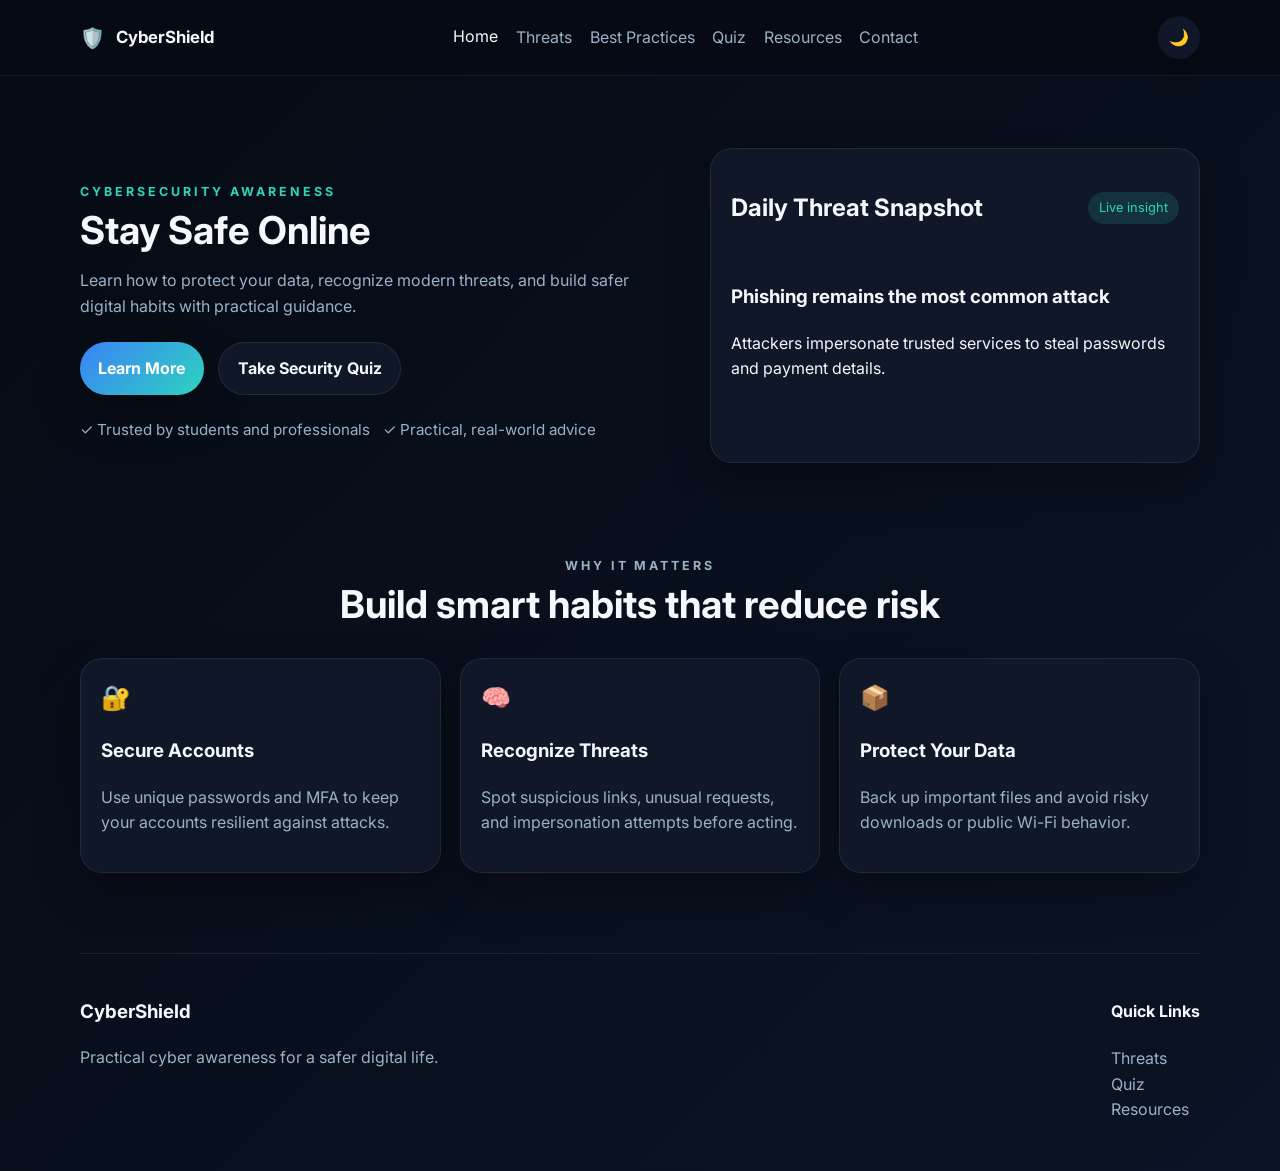
<file: index.html>
<!DOCTYPE html>
<html lang="en" data-theme="dark">
  <head>
    <meta charset="UTF-8" />
    <meta name="viewport" content="width=device-width, initial-scale=1.0" />
    <meta name="description" content="Cybersecurity Awareness website with tips, threats, quiz, and trusted resources." />
    <title>Cybersecurity Awareness | Stay Safe Online</title>
    <link rel="preconnect" href="https://fonts.googleapis.com" />
    <link rel="preconnect" href="https://fonts.gstatic.com" crossorigin />
    <link
      href="https://fonts.googleapis.com/css2?family=Inter:wght@400;500;600;700;800&display=swap"
      rel="stylesheet"
    />
    <link rel="stylesheet" href="styles.css" />
    <script src="script.js" defer></script>
  </head>
  <body>
    <header class="site-header">
      <div class="container nav-bar">
        <a class="brand" href="index.html">
          <span class="brand-icon">🛡️</span>
          <span>CyberShield</span>
        </a>
        <button class="menu-toggle" aria-label="Toggle navigation" aria-expanded="false">
          <span></span>
          <span></span>
          <span></span>
        </button>
        <nav class="nav-links" id="navLinks">
          <a href="index.html" class="active">Home</a>
          <a href="threats.html">Threats</a>
          <a href="best-practices.html">Best Practices</a>
          <a href="quiz.html">Quiz</a>
          <a href="resources.html">Resources</a>
          <a href="contact.html">Contact</a>
        </nav>
        <button id="themeToggle" class="theme-toggle" aria-label="Toggle dark mode">🌙</button>
      </div>
    </header>

    <main>
      <section class="hero">
        <div class="container hero-grid">
          <div class="hero-content">
            <p class="eyebrow">Cybersecurity Awareness</p>
            <h1>Stay Safe Online</h1>
            <p class="hero-copy">
              Learn how to protect your data, recognize modern threats, and build safer digital habits with practical guidance.
            </p>
            <div class="hero-actions">
              <a class="btn btn-primary" href="best-practices.html">Learn More</a>
              <a class="btn btn-secondary" href="quiz.html">Take Security Quiz</a>
            </div>
            <div class="hero-badges">
              <span>✓ Trusted by students and professionals</span>
              <span>✓ Practical, real-world advice</span>
            </div>
          </div>
          <div class="hero-card">
            <div class="hero-card__top">
              <h2>Daily Threat Snapshot</h2>
              <span class="status-pill">Live insight</span>
            </div>
            <div class="carousel" aria-label="Security awareness highlights">
              <div class="carousel-track">
                <article class="slide active">
                  <h3>Phishing remains the most common attack</h3>
                  <p>Attackers impersonate trusted services to steal passwords and payment details.</p>
                </article>
                <article class="slide">
                  <h3>Enable MFA for critical accounts</h3>
                  <p>Layered authentication adds a strong defense against account compromise.</p>
                </article>
                <article class="slide">
                  <h3>Updates patch known vulnerabilities</h3>
                  <p>Keeping your software current closes many security gaps quickly.</p>
                </article>
              </div>
            </div>
          </div>
        </div>
      </section>

      <section class="section">
        <div class="container">
          <div class="section-heading">
            <p class="eyebrow">Why it matters</p>
            <h2>Build smart habits that reduce risk</h2>
          </div>
          <div class="card-grid three-up">
            <article class="info-card">
              <div class="card-icon">🔐</div>
              <h3>Secure Accounts</h3>
              <p>Use unique passwords and MFA to keep your accounts resilient against attacks.</p>
            </article>
            <article class="info-card">
              <div class="card-icon">🧠</div>
              <h3>Recognize Threats</h3>
              <p>Spot suspicious links, unusual requests, and impersonation attempts before acting.</p>
            </article>
            <article class="info-card">
              <div class="card-icon">📦</div>
              <h3>Protect Your Data</h3>
              <p>Back up important files and avoid risky downloads or public Wi-Fi behavior.</p>
            </article>
          </div>
        </div>
      </section>

    </main>

    <footer class="site-footer">
      <div class="container footer-grid">
        <div>
          <h3>CyberShield</h3>
          <p>Practical cyber awareness for a safer digital life.</p>
        </div>
        <div>
          <h4>Quick Links</h4>
          <ul>
            <li><a href="threats.html">Threats</a></li>
            <li><a href="quiz.html">Quiz</a></li>
            <li><a href="resources.html">Resources</a></li>
          </ul>
        </div>
      </div>
    </footer>

    <button id="scrollTop" class="scroll-top" aria-label="Scroll to top">↑</button>
  </body>
</html>
</file>
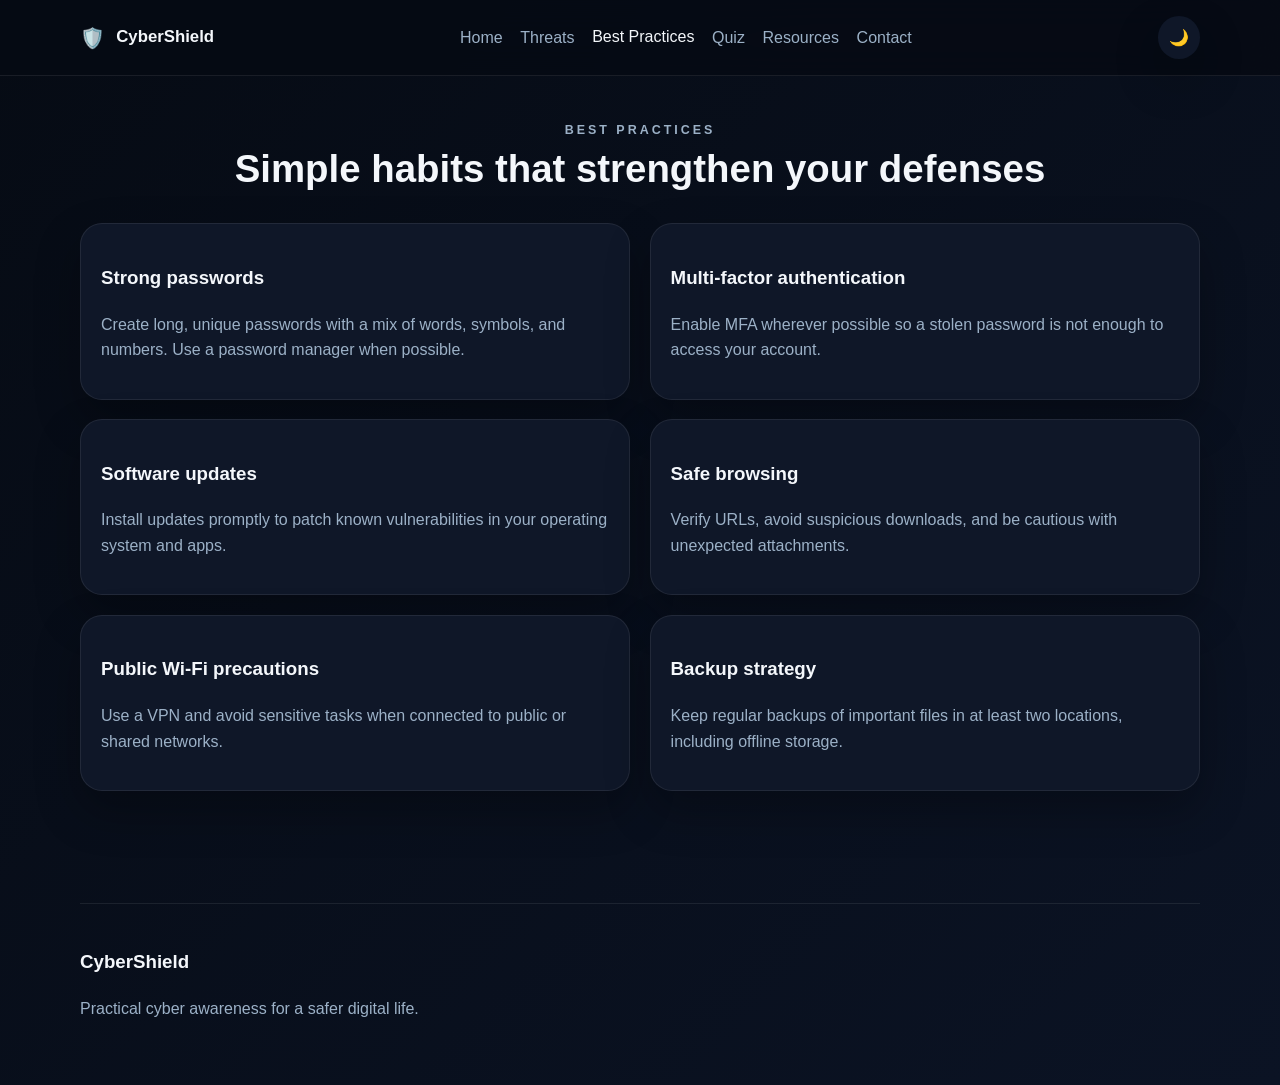
<file: best-practices.html>
<!DOCTYPE html>
<html lang="en" data-theme="dark">
  <head>
    <meta charset="UTF-8" />
    <meta name="viewport" content="width=device-width, initial-scale=1.0" />
    <title>Best Practices | Cybersecurity Awareness</title>
    <link rel="stylesheet" href="styles.css" />
    <script src="script.js" defer></script>
  </head>
  <body>
    <header class="site-header">
      <div class="container nav-bar">
        <a class="brand" href="index.html">
          <span class="brand-icon">🛡️</span>
          <span>CyberShield</span>
        </a>
        <button class="menu-toggle" aria-label="Toggle navigation" aria-expanded="false">
          <span></span>
          <span></span>
          <span></span>
        </button>
        <nav class="nav-links" id="navLinks">
          <a href="index.html">Home</a>
          <a href="threats.html">Threats</a>
          <a href="best-practices.html" class="active">Best Practices</a>
          <a href="quiz.html">Quiz</a>
          <a href="resources.html">Resources</a>
          <a href="contact.html">Contact</a>
        </nav>
        <button id="themeToggle" class="theme-toggle" aria-label="Toggle dark mode">🌙</button>
      </div>
    </header>

    <main class="page-shell">
      <section class="container section">
        <div class="section-heading">
          <p class="eyebrow">Best practices</p>
          <h1>Simple habits that strengthen your defenses</h1>
        </div>
        <div class="card-grid two-up">
          <article class="info-card">
            <h3>Strong passwords</h3>
            <p>Create long, unique passwords with a mix of words, symbols, and numbers. Use a password manager when possible.</p>
          </article>
          <article class="info-card">
            <h3>Multi-factor authentication</h3>
            <p>Enable MFA wherever possible so a stolen password is not enough to access your account.</p>
          </article>
          <article class="info-card">
            <h3>Software updates</h3>
            <p>Install updates promptly to patch known vulnerabilities in your operating system and apps.</p>
          </article>
          <article class="info-card">
            <h3>Safe browsing</h3>
            <p>Verify URLs, avoid suspicious downloads, and be cautious with unexpected attachments.</p>
          </article>
          <article class="info-card">
            <h3>Public Wi-Fi precautions</h3>
            <p>Use a VPN and avoid sensitive tasks when connected to public or shared networks.</p>
          </article>
          <article class="info-card">
            <h3>Backup strategy</h3>
            <p>Keep regular backups of important files in at least two locations, including offline storage.</p>
          </article>
        </div>
      </section>
    </main>

    <footer class="site-footer">
      <div class="container footer-grid">
        <div>
          <h3>CyberShield</h3>
          <p>Practical cyber awareness for a safer digital life.</p>
        </div>
      </div>
    </footer>

    <button id="scrollTop" class="scroll-top" aria-label="Scroll to top">↑</button>
  </body>
</html>
</file>
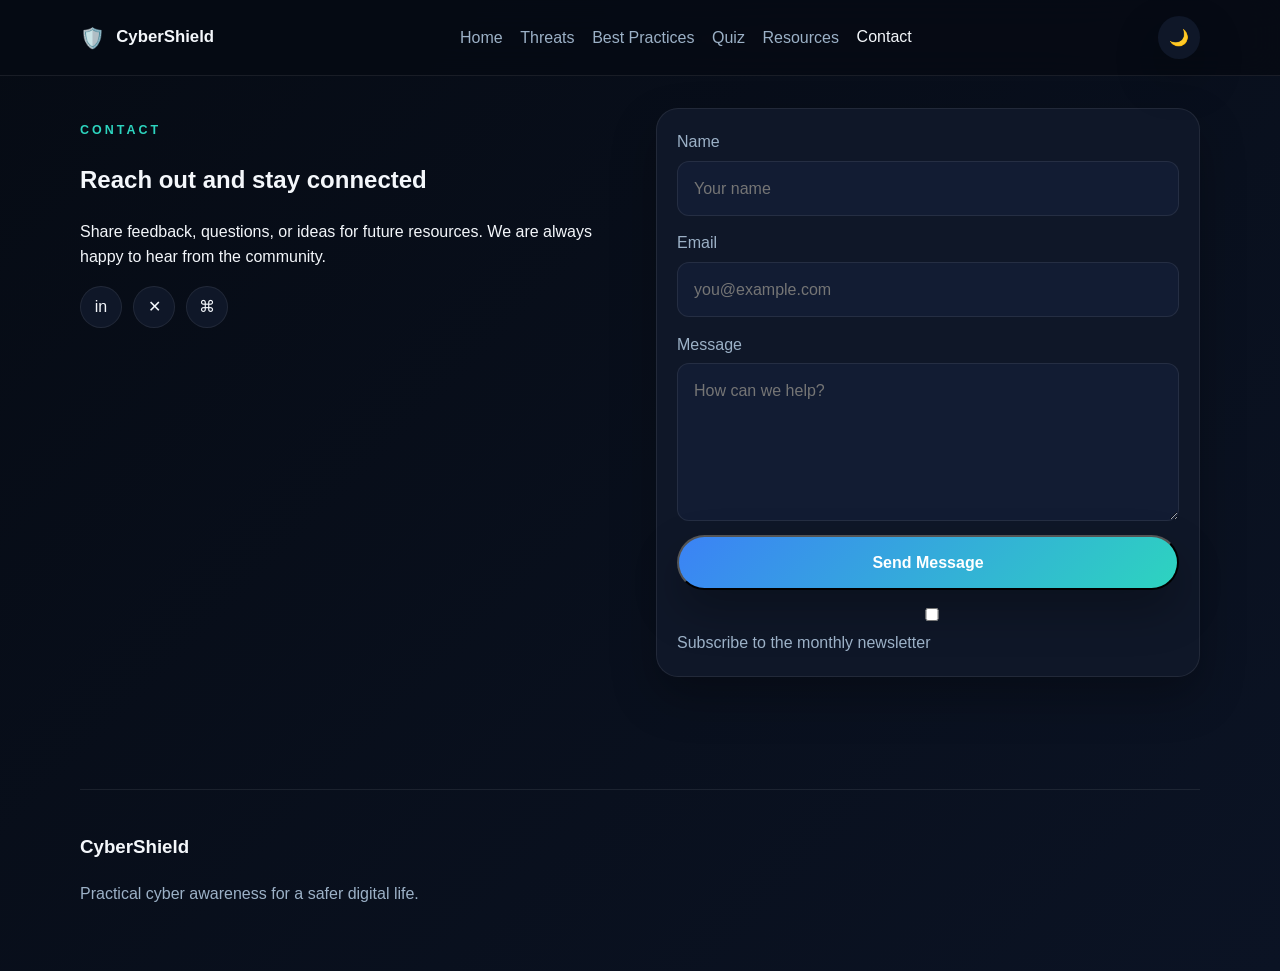
<file: contact.html>
<!DOCTYPE html>
<html lang="en" data-theme="dark">
  <head>
    <meta charset="UTF-8" />
    <meta name="viewport" content="width=device-width, initial-scale=1.0" />
    <title>Contact | Cybersecurity Awareness</title>
    <link rel="stylesheet" href="styles.css" />
    <script src="script.js" defer></script>
  </head>
  <body>
    <header class="site-header">
      <div class="container nav-bar">
        <a class="brand" href="index.html">
          <span class="brand-icon">🛡️</span>
          <span>CyberShield</span>
        </a>
        <button class="menu-toggle" aria-label="Toggle navigation" aria-expanded="false">
          <span></span>
          <span></span>
          <span></span>
        </button>
        <nav class="nav-links" id="navLinks">
          <a href="index.html">Home</a>
          <a href="threats.html">Threats</a>
          <a href="best-practices.html">Best Practices</a>
          <a href="quiz.html">Quiz</a>
          <a href="resources.html">Resources</a>
          <a href="contact.html" class="active">Contact</a>
        </nav>
        <button id="themeToggle" class="theme-toggle" aria-label="Toggle dark mode">🌙</button>
      </div>
    </header>

    <main class="page-shell">
      <section class="container section contact-grid">
        <div>
          <p class="eyebrow">Contact</p>
          <h1>Reach out and stay connected</h1>
          <p>Share feedback, questions, or ideas for future resources. We are always happy to hear from the community.</p>
          <div class="social-links">
            <a href="#" aria-label="LinkedIn">in</a>
            <a href="#" aria-label="X">✕</a>
            <a href="#" aria-label="GitHub">⌘</a>
          </div>
        </div>
        <form class="contact-card">
          <label>
            Name
            <input type="text" placeholder="Your name" />
          </label>
          <label>
            Email
            <input type="email" placeholder="you@example.com" />
          </label>
          <label>
            Message
            <textarea rows="5" placeholder="How can we help?"></textarea>
          </label>
          <button class="btn btn-primary" type="submit">Send Message</button>
          <label class="newsletter">
            <input type="checkbox" /> Subscribe to the monthly newsletter
          </label>
        </form>
      </section>
    </main>

    <footer class="site-footer">
      <div class="container footer-grid">
        <div>
          <h3>CyberShield</h3>
          <p>Practical cyber awareness for a safer digital life.</p>
        </div>
      </div>
    </footer>

    <button id="scrollTop" class="scroll-top" aria-label="Scroll to top">↑</button>
  </body>
</html>
</file>
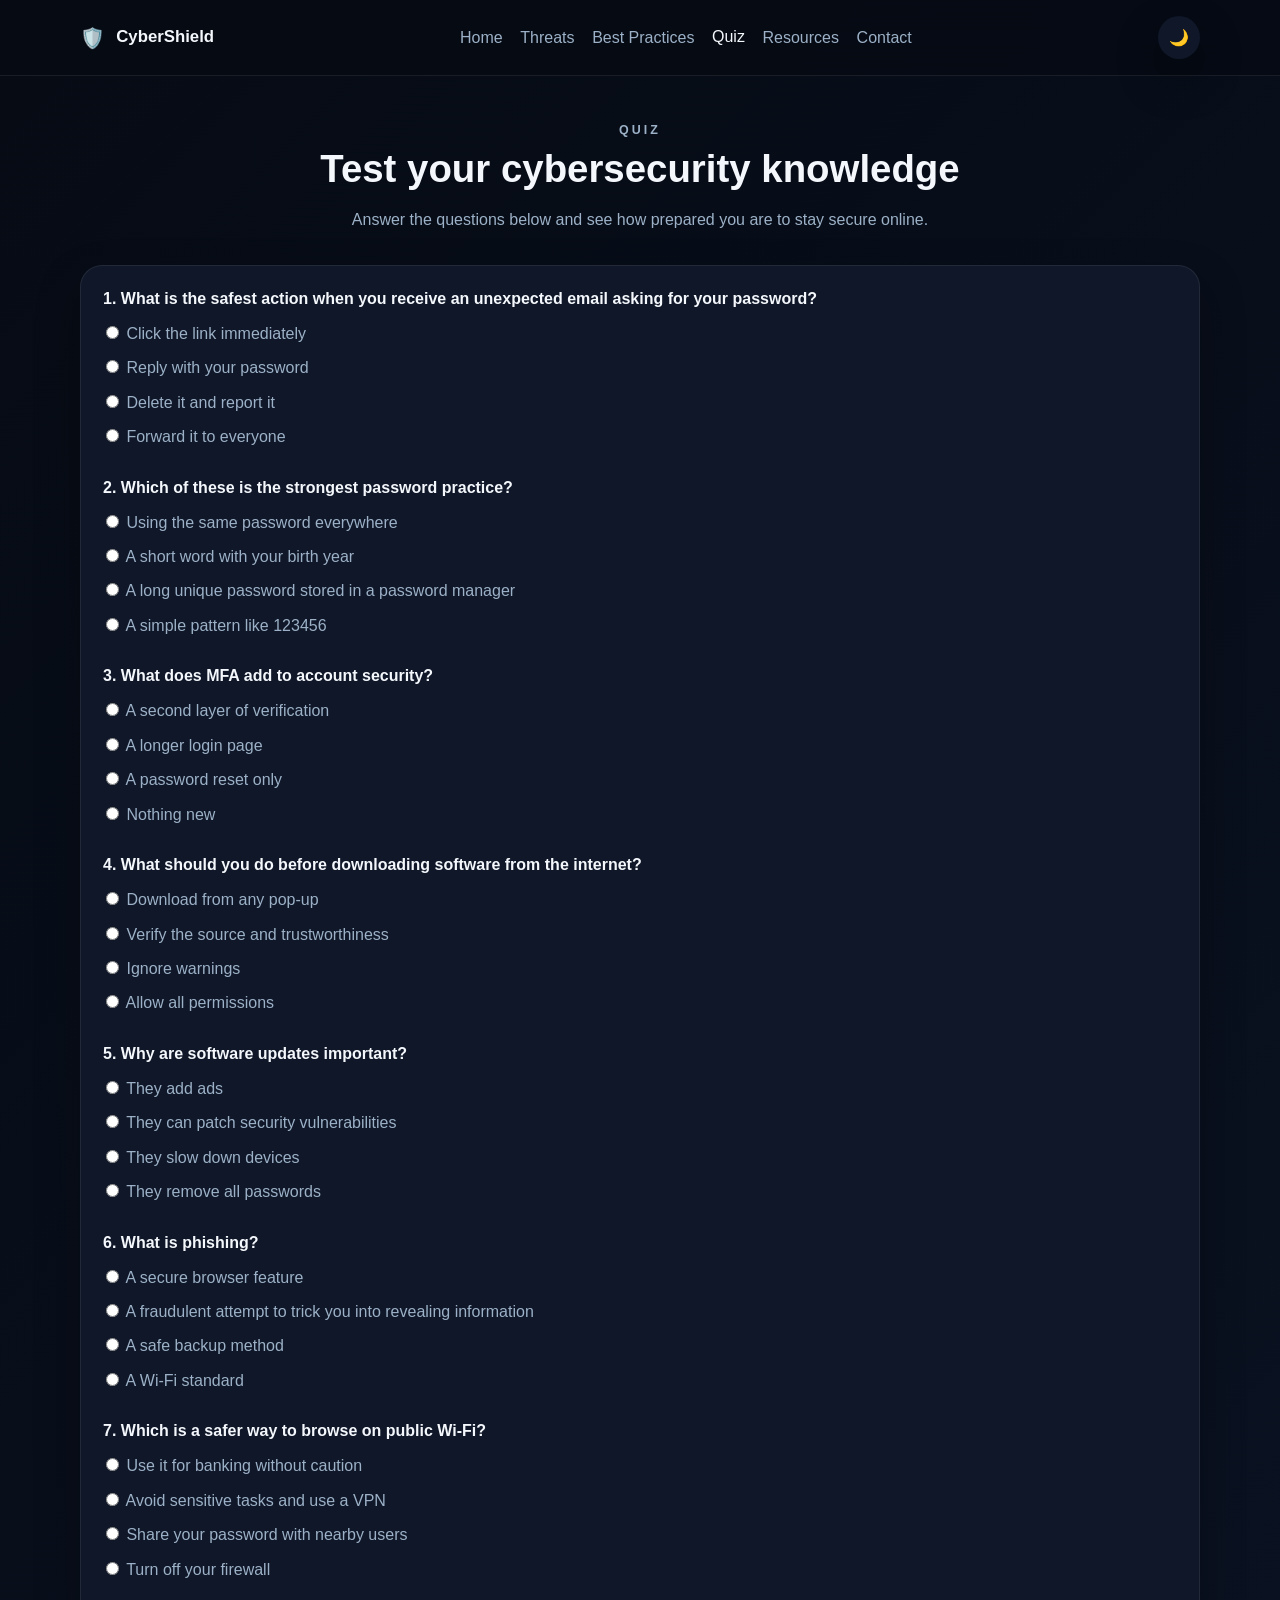
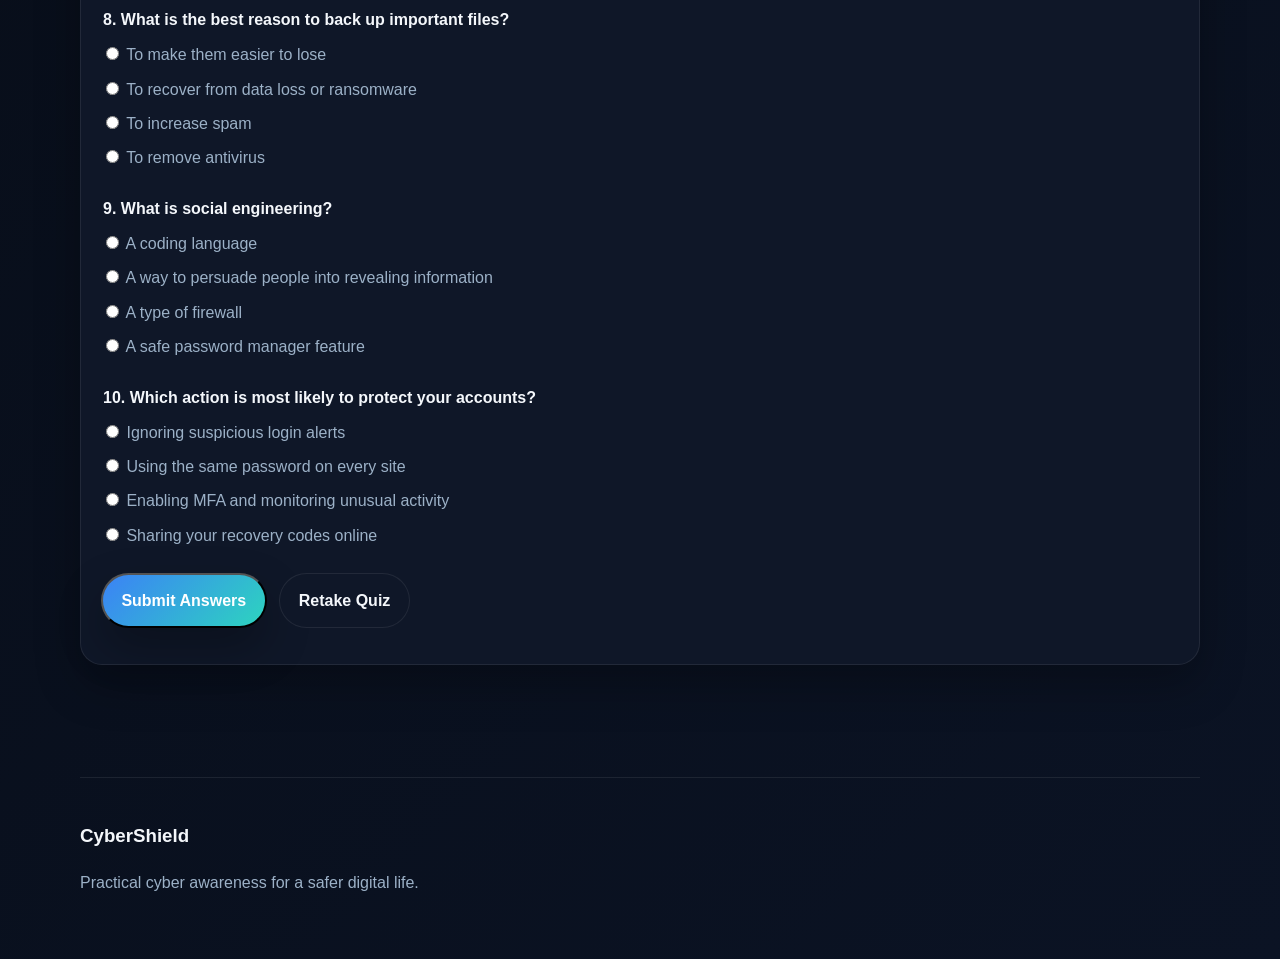
<file: quiz.html>
<!DOCTYPE html>
<html lang="en" data-theme="dark">
  <head>
    <meta charset="UTF-8" />
    <meta name="viewport" content="width=device-width, initial-scale=1.0" />
    <title>Interactive Quiz | Cybersecurity Awareness</title>
    <link rel="stylesheet" href="styles.css" />
    <script src="script.js" defer></script>
  </head>
  <body>
    <header class="site-header">
      <div class="container nav-bar">
        <a class="brand" href="index.html">
          <span class="brand-icon">🛡️</span>
          <span>CyberShield</span>
        </a>
        <button class="menu-toggle" aria-label="Toggle navigation" aria-expanded="false">
          <span></span>
          <span></span>
          <span></span>
        </button>
        <nav class="nav-links" id="navLinks">
          <a href="index.html">Home</a>
          <a href="threats.html">Threats</a>
          <a href="best-practices.html">Best Practices</a>
          <a href="quiz.html" class="active">Quiz</a>
          <a href="resources.html">Resources</a>
          <a href="contact.html">Contact</a>
        </nav>
        <button id="themeToggle" class="theme-toggle" aria-label="Toggle dark mode">🌙</button>
      </div>
    </header>

    <main class="page-shell">
      <section class="container section">
        <div class="section-heading">
          <p class="eyebrow">Quiz</p>
          <h1>Test your cybersecurity knowledge</h1>
          <p>Answer the questions below and see how prepared you are to stay secure online.</p>
        </div>
        <form id="quizForm" class="quiz-card">
          <div id="quizQuestions"></div>
          <div class="quiz-actions">
            <button type="submit" class="btn btn-primary">Submit Answers</button>
            <button type="button" id="resetQuiz" class="btn btn-secondary">Retake Quiz</button>
          </div>
          <div id="quizResult" class="quiz-result" aria-live="polite"></div>
        </form>
      </section>
    </main>

    <footer class="site-footer">
      <div class="container footer-grid">
        <div>
          <h3>CyberShield</h3>
          <p>Practical cyber awareness for a safer digital life.</p>
        </div>
      </div>
    </footer>

    <button id="scrollTop" class="scroll-top" aria-label="Scroll to top">↑</button>
  </body>
</html>
</file>
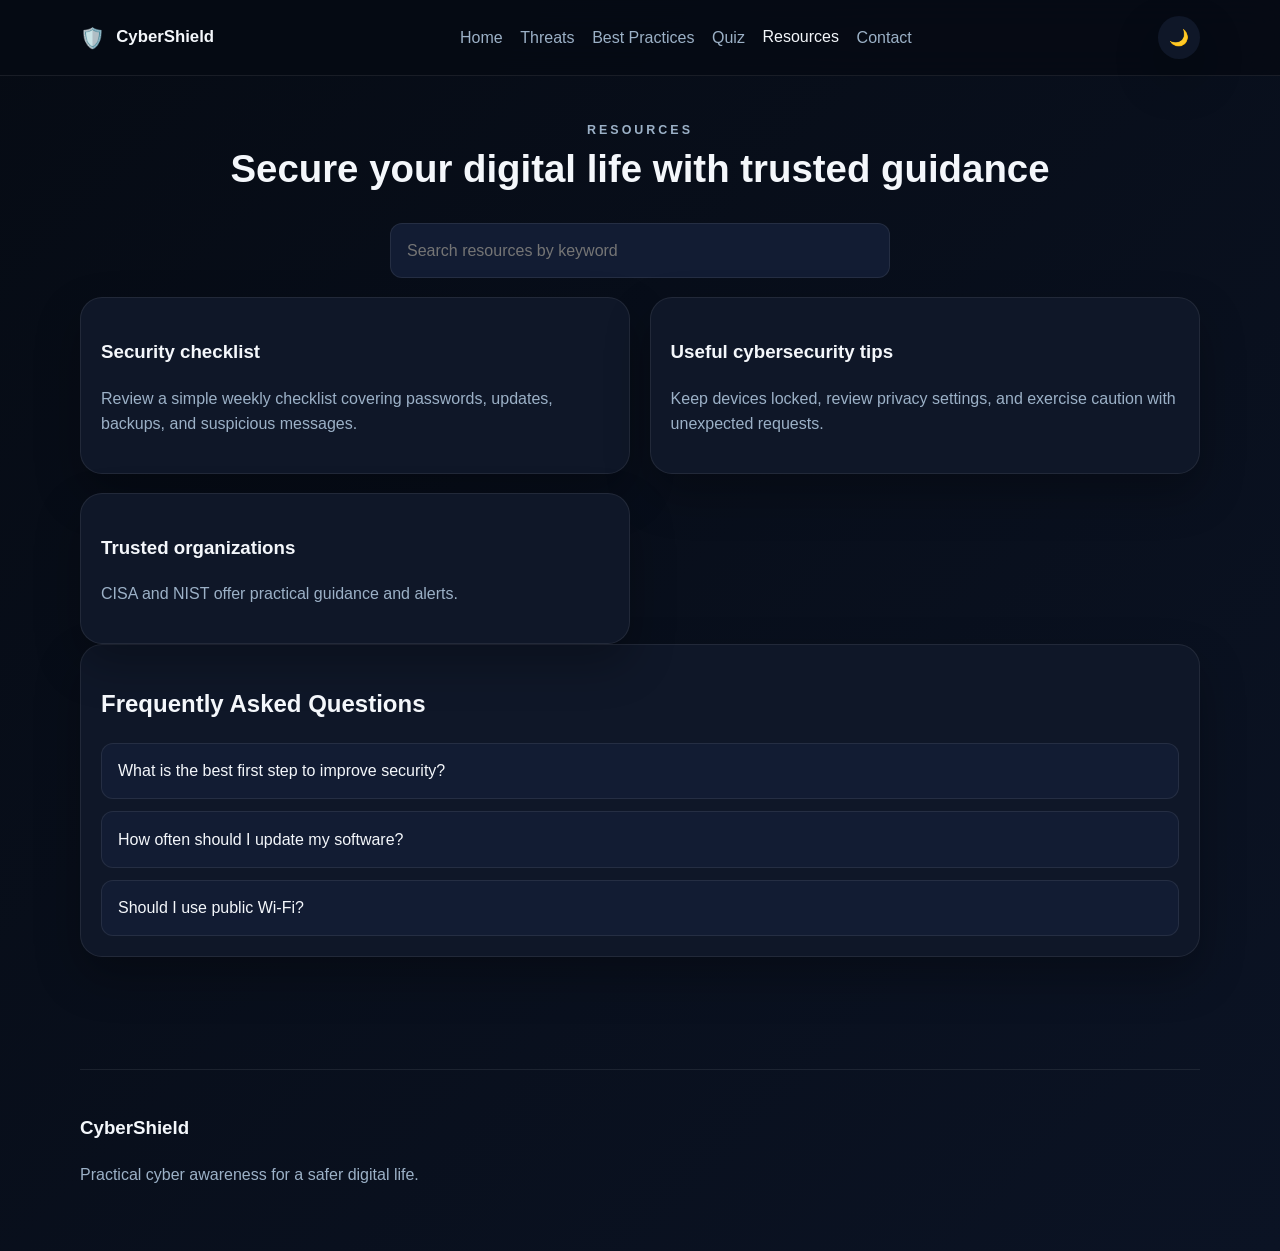
<file: resources.html>
<!DOCTYPE html>
<html lang="en" data-theme="dark">
  <head>
    <meta charset="UTF-8" />
    <meta name="viewport" content="width=device-width, initial-scale=1.0" />
    <title>Resources | Cybersecurity Awareness</title>
    <link rel="stylesheet" href="styles.css" />
    <script src="script.js" defer></script>
  </head>
  <body>
    <header class="site-header">
      <div class="container nav-bar">
        <a class="brand" href="index.html">
          <span class="brand-icon">🛡️</span>
          <span>CyberShield</span>
        </a>
        <button class="menu-toggle" aria-label="Toggle navigation" aria-expanded="false">
          <span></span>
          <span></span>
          <span></span>
        </button>
        <nav class="nav-links" id="navLinks">
          <a href="index.html">Home</a>
          <a href="threats.html">Threats</a>
          <a href="best-practices.html">Best Practices</a>
          <a href="quiz.html">Quiz</a>
          <a href="resources.html" class="active">Resources</a>
          <a href="contact.html">Contact</a>
        </nav>
        <button id="themeToggle" class="theme-toggle" aria-label="Toggle dark mode">🌙</button>
      </div>
    </header>

    <main class="page-shell">
      <section class="container section">
        <div class="section-heading">
          <p class="eyebrow">Resources</p>
          <h1>Secure your digital life with trusted guidance</h1>
        </div>

        <div class="resource-toolbar">
          <input id="resourceSearch" type="search" placeholder="Search resources by keyword" aria-label="Search resources" />
        </div>

        <div class="card-grid two-up resource-list">
          <article class="info-card resource-card" data-title="Security checklist" data-tags="checklist security basics">
            <h3>Security checklist</h3>
            <p>Review a simple weekly checklist covering passwords, updates, backups, and suspicious messages.</p>
          </article>
          <article class="info-card resource-card" data-title="Cyber tips" data-tags="tips habits awareness">
            <h3>Useful cybersecurity tips</h3>
            <p>Keep devices locked, review privacy settings, and exercise caution with unexpected requests.</p>
          </article>
          <article class="info-card resource-card" data-title="Trusted organizations" data-tags="organizations cisa nist">
            <h3>Trusted organizations</h3>
            <p><a href="https://www.cisa.gov/" target="_blank" rel="noreferrer">CISA</a> and <a href="https://www.nist.gov/" target="_blank" rel="noreferrer">NIST</a> offer practical guidance and alerts.</p>
          </article>
        </div>

        <div class="faq-card">
          <h2>Frequently Asked Questions</h2>
          <div class="faq-item">
            <button class="faq-question" type="button">What is the best first step to improve security?</button>
            <div class="faq-answer">
              <p>Start with strong, unique passwords and enable multi-factor authentication on your most important accounts.</p>
            </div>
          </div>
          <div class="faq-item">
            <button class="faq-question" type="button">How often should I update my software?</button>
            <div class="faq-answer">
              <p>Install updates as soon as they are available, especially for your operating system, browser, and security tools.</p>
            </div>
          </div>
          <div class="faq-item">
            <button class="faq-question" type="button">Should I use public Wi-Fi?</button>
            <div class="faq-answer">
              <p>Use public Wi-Fi sparingly. If you must connect, avoid sensitive tasks and consider a VPN.</p>
            </div>
          </div>
        </div>
      </section>
    </main>

    <footer class="site-footer">
      <div class="container footer-grid">
        <div>
          <h3>CyberShield</h3>
          <p>Practical cyber awareness for a safer digital life.</p>
        </div>
      </div>
    </footer>

    <button id="scrollTop" class="scroll-top" aria-label="Scroll to top">↑</button>
  </body>
</html>
</file>
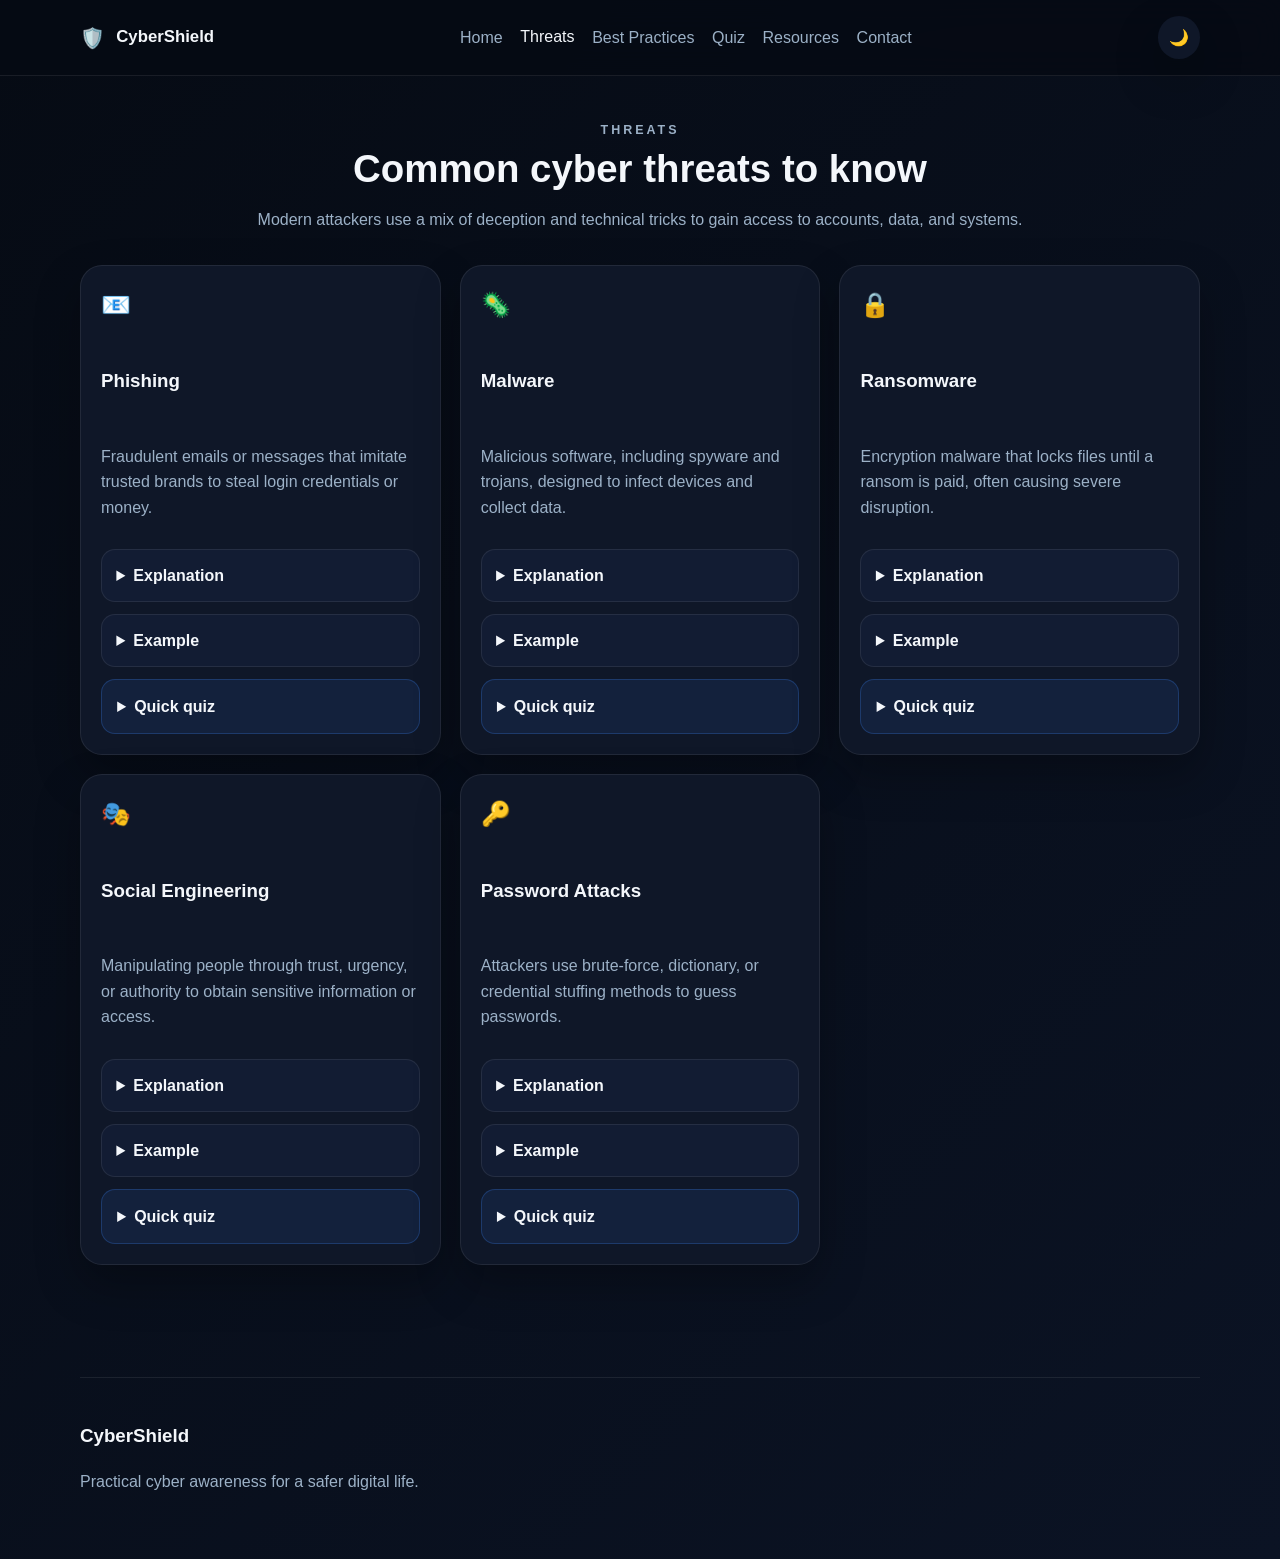
<file: threats.html>
<!DOCTYPE html>
<html lang="en" data-theme="dark">
  <head>
    <meta charset="UTF-8" />
    <meta name="viewport" content="width=device-width, initial-scale=1.0" />
    <title>Cyber Threats | Cybersecurity Awareness</title>
    <link rel="stylesheet" href="styles.css" />
    <script src="script.js" defer></script>
  </head>
  <body>
    <header class="site-header">
      <div class="container nav-bar">
        <a class="brand" href="index.html">
          <span class="brand-icon">🛡️</span>
          <span>CyberShield</span>
        </a>
        <button class="menu-toggle" aria-label="Toggle navigation" aria-expanded="false">
          <span></span>
          <span></span>
          <span></span>
        </button>
        <nav class="nav-links" id="navLinks">
          <a href="index.html">Home</a>
          <a href="threats.html" class="active">Threats</a>
          <a href="best-practices.html">Best Practices</a>
          <a href="quiz.html">Quiz</a>
          <a href="resources.html">Resources</a>
          <a href="contact.html">Contact</a>
        </nav>
        <button id="themeToggle" class="theme-toggle" aria-label="Toggle dark mode">🌙</button>
      </div>
    </header>

    <main class="page-shell">
      <section class="container section">
        <div class="section-heading">
          <p class="eyebrow">Threats</p>
          <h1>Common cyber threats to know</h1>
          <p>Modern attackers use a mix of deception and technical tricks to gain access to accounts, data, and systems.</p>
        </div>
        <div class="card-grid three-up">
          <article class="info-card threat-card">
            <div class="card-icon">📧</div>
            <h3>Phishing</h3>
            <p>Fraudulent emails or messages that imitate trusted brands to steal login credentials or money.</p>
            <div class="threat-content">
              <details class="threat-block">
                <summary>Explanation</summary>
                <p>Phishing relies on urgency, fear, or curiosity to make you click a link or open an attachment quickly.</p>
              </details>
              <details class="threat-block">
                <summary>Example</summary>
                <p>A fake invoice email asks you to confirm your account by clicking a link that steals your password.</p>
              </details>
              <details class="threat-quiz">
                <summary>Quick quiz</summary>
                <div class="quiz-questions">
                  <p>1. What is the safest response to a suspicious password-reset email?</p>
                  <ul>
                    <li>A. Click the link immediately</li>
                    <li>B. Reply with your password</li>
                    <li>C. Open the official site manually and verify</li>
                  </ul>
                  <p>2. Why do attackers use urgency in phishing messages?</p>
                  <ul>
                    <li>A. To make you act quickly without thinking</li>
                    <li>B. To improve email delivery</li>
                    <li>C. To avoid spam filters</li>
                  </ul>
                  <p>3. What should you do before clicking a link from an email?</p>
                  <ul>
                    <li>A. Hover over it and verify the sender</li>
                    <li>B. Click it immediately to test it</li>
                    <li>C. Share it with coworkers</li>
                  </ul>
                  <p>4. Which is a strong security habit?</p>
                  <ul>
                    <li>A. Trusting every urgent request</li>
                    <li>B. Verifying requests through official channels</li>
                    <li>C. Reusing the same password</li>
                  </ul>
                  <p>5. What is the main goal of phishing?</p>
                  <ul>
                    <li>A. To improve your browser speed</li>
                    <li>B. To steal information or money</li>
                    <li>C. To clean your inbox</li>
                  </ul>
                  <p class="quiz-answer"><strong>Answer:</strong> 1-C, 2-A, 3-A, 4-B, 5-B.</p>
                </div>
              </details>
            </div>
          </article>
          <article class="info-card threat-card">
            <div class="card-icon">🦠</div>
            <h3>Malware</h3>
            <p>Malicious software, including spyware and trojans, designed to infect devices and collect data.</p>
            <div class="threat-content">
              <details class="threat-block">
                <summary>Explanation</summary>
                <p>Malware can silently install on a device and monitor activity, steal files, or disrupt normal operations.</p>
              </details>
              <details class="threat-block">
                <summary>Example</summary>
                <p>A fake software installer secretly adds spyware that records keystrokes and sends them to hackers.</p>
              </details>
              <details class="threat-quiz">
                <summary>Quick quiz</summary>
                <div class="quiz-questions">
                  <p>1. Which action is most likely to reduce malware risk?</p>
                  <ul>
                    <li>A. Downloading random browser extensions</li>
                    <li>B. Installing software only from trusted sources</li>
                    <li>C. Disabling your antivirus forever</li>
                  </ul>
                  <p>2. What type of malware records your keystrokes?</p>
                  <ul>
                    <li>A. Adware</li>
                    <li>B. Spyware</li>
                    <li>C. Cloud backup</li>
                  </ul>
                  <p>3. Why should you avoid cracked software?</p>
                  <ul>
                    <li>A. It may contain hidden malware</li>
                    <li>B. It runs faster</li>
                    <li>C. It is always free</li>
                  </ul>
                  <p>4. What helps keep malware away from your device?</p>
                  <ul>
                    <li>A. Downloading from pop-ups</li>
                    <li>B. Keeping your software updated</li>
                    <li>C. Turning off security alerts</li>
                  </ul>
                  <p>5. What is a common way malware spreads?</p>
                  <ul>
                    <li>A. Through trusted websites only</li>
                    <li>B. Through malicious downloads and attachments</li>
                    <li>C. Through a strong password alone</li>
                  </ul>
                  <p class="quiz-answer"><strong>Answer:</strong> 1-B, 2-B, 3-A, 4-B, 5-B.</p>
                </div>
              </details>
            </div>
          </article>
          <article class="info-card threat-card">
            <div class="card-icon">🔒</div>
            <h3>Ransomware</h3>
            <p>Encryption malware that locks files until a ransom is paid, often causing severe disruption.</p>
            <div class="threat-content">
              <details class="threat-block">
                <summary>Explanation</summary>
                <p>Ransomware encrypts important documents and demands payment for their release, making recovery difficult.</p>
              </details>
              <details class="threat-block">
                <summary>Example</summary>
                <p>A company finds its shared folders encrypted after an employee opens a malicious attachment.</p>
              </details>
              <details class="threat-quiz">
                <summary>Quick quiz</summary>
                <div class="quiz-questions">
                  <p>1. Why should you keep regular backups?</p>
                  <ul>
                    <li>A. So files are easier to lose</li>
                    <li>B. To recover files if ransomware strikes</li>
                    <li>C. To make your device slower</li>
                  </ul>
                  <p>2. What does ransomware typically do to files?</p>
                  <ul>
                    <li>A. It deletes them permanently</li>
                    <li>B. It encrypts them and demands payment</li>
                    <li>C. It saves them to the cloud</li>
                  </ul>
                  <p>3. What is a good first response if you suspect ransomware?</p>
                  <ul>
                    <li>A. Disconnect the affected device</li>
                    <li>B. Pay the ransom immediately</li>
                    <li>C. Open more attachments</li>
                  </ul>
                  <p>4. Why are backups valuable?</p>
                  <ul>
                    <li>A. They reduce the chance of infection</li>
                    <li>B. They help restore data without paying a ransom</li>
                    <li>C. They replace antivirus software</li>
                  </ul>
                  <p>5. Which action increases ransomware risk?</p>
                  <ul>
                    <li>A. Opening trusted links only</li>
                    <li>B. Clicking unknown attachments</li>
                    <li>C. Using MFA</li>
                  </ul>
                  <p class="quiz-answer"><strong>Answer:</strong> 1-B, 2-B, 3-A, 4-B, 5-B.</p>
                </div>
              </details>
            </div>
          </article>
          <article class="info-card threat-card">
            <div class="card-icon">🎭</div>
            <h3>Social Engineering</h3>
            <p>Manipulating people through trust, urgency, or authority to obtain sensitive information or access.</p>
            <div class="threat-content">
              <details class="threat-block">
                <summary>Explanation</summary>
                <p>Attackers often exploit human habits rather than technical weaknesses, using impersonation and pressure.</p>
              </details>
              <details class="threat-block">
                <summary>Example</summary>
                <p>Someone calls pretending to be IT support and asks you to share a one-time code from your phone.</p>
              </details>
              <details class="threat-quiz">
                <summary>Quick quiz</summary>
                <div class="quiz-questions">
                  <p>1. What is the best response to a caller asking for a verification code?</p>
                  <ul>
                    <li>A. Share it to prove you are authorized</li>
                    <li>B. Hang up and verify the request through official channels</li>
                    <li>C. Give them the code and ask questions later</li>
                  </ul>
                  <p>2. What is social engineering mainly about?</p>
                  <ul>
                    <li>A. Improving software performance</li>
                    <li>B. Tricking people into revealing information</li>
                    <li>C. Creating stronger passwords</li>
                  </ul>
                  <p>3. Why are attackers successful in social engineering?</p>
                  <ul>
                    <li>A. They exploit trust and urgency</li>
                    <li>B. They only target tech experts</li>
                    <li>C. They avoid using emotions</li>
                  </ul>
                  <p>4. What should you do if someone pressures you for confidential information?</p>
                  <ul>
                    <li>A. Comply immediately</li>
                    <li>B. Pause and verify the request</li>
                    <li>C. Share it with a coworker</li>
                  </ul>
                  <p>5. Which is a good protective habit?</p>
                  <ul>
                    <li>A. Trusting every urgent request</li>
                    <li>B. Staying calm and verifying identity</li>
                    <li>C. Giving out recovery codes</li>
                  </ul>
                  <p class="quiz-answer"><strong>Answer:</strong> 1-B, 2-B, 3-A, 4-B, 5-B.</p>
                </div>
              </details>
            </div>
          </article>
          <article class="info-card threat-card">
            <div class="card-icon">🔑</div>
            <h3>Password Attacks</h3>
            <p>Attackers use brute-force, dictionary, or credential stuffing methods to guess passwords.</p>
            <div class="threat-content">
              <details class="threat-block">
                <summary>Explanation</summary>
                <p>Weak or reused passwords are easy to guess and can be tested across many accounts at once.</p>
              </details>
              <details class="threat-block">
                <summary>Example</summary>
                <p>Hackers use a stolen password from one website to try logging into your email and banking accounts.</p>
              </details>
              <details class="threat-quiz">
                <summary>Quick quiz</summary>
                <div class="quiz-questions">
                  <p>1. Which password habit is safest?</p>
                  <ul>
                    <li>A. Reusing the same password everywhere</li>
                    <li>B. Using a short password with your birth year</li>
                    <li>C. Using a long unique password stored in a password manager</li>
                  </ul>
                  <p>2. Why is password reuse risky?</p>
                  <ul>
                    <li>A. It slows down your device</li>
                    <li>B. One breach can expose many accounts</li>
                    <li>C. It makes accounts easier to memorize</li>
                  </ul>
                  <p>3. What does MFA add to password security?</p>
                  <ul>
                    <li>A. A second layer of verification</li>
                    <li>B. A longer password</li>
                    <li>C. A password reset tool</li>
                  </ul>
                  <p>4. What is a strong password practice?</p>
                  <ul>
                    <li>A. Writing it on a sticky note</li>
                    <li>B. Saving it in a password manager</li>
                    <li>C. Sharing it with a friend</li>
                  </ul>
                  <p>5. What should you do if you think your password was exposed?</p>
                  <ul>
                    <li>A. Ignore it</li>
                    <li>B. Change it immediately and enable MFA</li>
                    <li>C. Use it on another site</li>
                  </ul>
                  <p class="quiz-answer"><strong>Answer:</strong> 1-C, 2-B, 3-A, 4-B, 5-B.</p>
                </div>
              </details>
            </div>
          </article>
        </div>
      </section>
    </main>

    <footer class="site-footer">
      <div class="container footer-grid">
        <div>
          <h3>CyberShield</h3>
          <p>Practical cyber awareness for a safer digital life.</p>
        </div>
      </div>
    </footer>

    <button id="scrollTop" class="scroll-top" aria-label="Scroll to top">↑</button>
  </body>
</html>
</file>
<file: styles.css>
:root {
  --bg: #060b14;
  --surface: #0f1728;
  --surface-2: #121c33;
  --text: #f4f7fb;
  --muted: #9cb1c7;
  --accent: #2dd4bf;
  --accent-2: #3b82f6;
  --border: rgba(255, 255, 255, 0.08);
  --shadow: 0 20px 45px rgba(0, 0, 0, 0.28);
}

:root[data-theme="light"] {
  --bg: #f5f8ff;
  --surface: #ffffff;
  --surface-2: #edf4ff;
  --text: #07111f;
  --muted: #4f6280;
  --accent: #0f766e;
  --accent-2: #2563eb;
  --border: rgba(2, 8, 23, 0.08);
  --shadow: 0 20px 45px rgba(15, 23, 42, 0.08);
}

* {
  box-sizing: border-box;
}

html {
  scroll-behavior: smooth;
}

body {
  margin: 0;
  font-family: 'Inter', sans-serif;
  background: linear-gradient(135deg, var(--bg), #0b1324);
  color: var(--text);
  line-height: 1.6;
}

img {
  max-width: 100%;
  display: block;
}

a {
  color: inherit;
  text-decoration: none;
}

button,
input,
textarea {
  font: inherit;
}

.container {
  width: min(1120px, calc(100% - 2rem));
  margin: 0 auto;
}

.site-header {
  position: sticky;
  top: 0;
  z-index: 20;
  backdrop-filter: blur(16px);
  background: rgba(6, 11, 20, 0.88);
  border-bottom: 1px solid var(--border);
}

:root[data-theme="light"] .site-header {
  background: rgba(245, 248, 255, 0.9);
}

.nav-bar {
  display: flex;
  align-items: center;
  justify-content: space-between;
  padding: 1rem 0;
  gap: 1rem;
}

.brand {
  display: inline-flex;
  align-items: center;
  gap: 0.7rem;
  font-weight: 700;
  font-size: 1.05rem;
}

.brand-icon {
  font-size: 1.25rem;
}

.nav-links {
  display: flex;
  gap: 1.1rem;
  align-items: center;
}

.nav-links a {
  color: var(--muted);
  transition: color 180ms ease, transform 180ms ease;
}

.nav-links a:hover,
.nav-links a.active {
  color: var(--text);
  transform: translateY(-1px);
}

.menu-toggle,
.theme-toggle,
.scroll-top {
  border: 0;
  cursor: pointer;
}

.menu-toggle {
  display: none;
  flex-direction: column;
  gap: 4px;
  background: transparent;
  padding: 0.2rem;
}

.menu-toggle span {
  width: 24px;
  height: 2px;
  background: var(--text);
  display: block;
}

.theme-toggle {
  padding: 0.55rem 0.7rem;
  border-radius: 999px;
  background: var(--surface);
  color: var(--text);
  box-shadow: var(--shadow);
}

.hero {
  padding: 4.5rem 0 3rem;
}

.hero-grid {
  display: grid;
  grid-template-columns: 1.1fr 0.9fr;
  gap: 2rem;
  align-items: center;
}

.eyebrow {
  text-transform: uppercase;
  letter-spacing: 0.24em;
  font-size: 0.78rem;
  font-weight: 700;
  color: var(--accent);
  margin-bottom: 0.4rem;
}

.hero h1,
.section-heading h1,
.section-heading h2 {
  font-size: clamp(2rem, 3vw, 3rem);
  line-height: 1.15;
  margin: 0 0 0.7rem;
}

.hero-copy,
.section-heading p,
.info-card p,
.stat-card p,
.site-footer p,
.contact-card label,
.faq-answer p {
  color: var(--muted);
}

.hero-actions {
  display: flex;
  flex-wrap: wrap;
  gap: 0.9rem;
  margin: 1.4rem 0;
}

.btn {
  display: inline-flex;
  align-items: center;
  justify-content: center;
  padding: 0.8rem 1.15rem;
  border-radius: 999px;
  font-weight: 700;
  transition: transform 180ms ease, box-shadow 180ms ease, background 180ms ease;
}

.btn:hover {
  transform: translateY(-2px);
}

.btn-primary {
  background: linear-gradient(135deg, var(--accent-2), var(--accent));
  color: white;
  box-shadow: var(--shadow);
}

.btn-secondary {
  background: var(--surface);
  color: var(--text);
  border: 1px solid var(--border);
}

.hero-badges {
  display: flex;
  flex-wrap: wrap;
  gap: 0.8rem;
  color: var(--muted);
  font-size: 0.95rem;
}

.hero-card,
.info-card,
.stat-card,
.quiz-card,
.faq-card,
.contact-card {
  background: var(--surface);
  border: 1px solid var(--border);
  border-radius: 22px;
  box-shadow: var(--shadow);
}

.hero-card {
  padding: 1.25rem;
}

.hero-card__top {
  display: flex;
  justify-content: space-between;
  align-items: center;
  margin-bottom: 1rem;
}

.status-pill {
  background: rgba(45, 212, 191, 0.14);
  color: var(--accent);
  padding: 0.35rem 0.7rem;
  border-radius: 999px;
  font-size: 0.8rem;
}

.carousel {
  overflow: hidden;
}

.carousel-track {
  position: relative;
  min-height: 160px;
}

.slide {
  display: none;
  animation: fadeIn 0.5s ease;
}

.slide.active {
  display: block;
}

.section {
  padding: 2rem 0 3rem;
}

.section-alt {
  background: linear-gradient(180deg, rgba(45, 212, 191, 0.07), transparent);
}

.section-heading {
  text-align: center;
  margin-bottom: 2rem;
}

.card-grid {
  display: grid;
  gap: 1.2rem;
}

.three-up {
  grid-template-columns: repeat(3, minmax(0, 1fr));
}

.two-up {
  grid-template-columns: repeat(2, minmax(0, 1fr));
}

.threat-card {
  display: flex;
  flex-direction: column;
  gap: 0.8rem;
}

.threat-content {
  display: grid;
  gap: 0.75rem;
}

.threat-block {
  padding: 0.8rem 0.9rem;
  border-radius: 14px;
  background: var(--surface-2);
  border: 1px solid var(--border);
}

.threat-block summary,
.threat-quiz summary {
  cursor: pointer;
  font-weight: 700;
  color: var(--text);
}

.threat-block[open],
.threat-quiz[open] {
  border-color: rgba(45, 212, 191, 0.4);
}

.threat-quiz {
  padding: 0.85rem 0.95rem;
  border-radius: 14px;
  background: rgba(59, 130, 246, 0.1);
  border: 1px solid rgba(59, 130, 246, 0.25);
}

.threat-block p,
.threat-quiz p,
.threat-quiz ul {
  margin: 0.45rem 0 0;
}

.threat-quiz ul {
  padding-left: 1.2rem;
  color: var(--muted);
}

.quiz-questions {
  display: grid;
  gap: 0.35rem;
}

.quiz-answer {
  color: var(--accent);
}

.info-card,
.stat-card,
.faq-card,
.contact-card,
.quiz-card {
  padding: 1.25rem;
  transition: transform 180ms ease, border-color 180ms ease;
}

.info-card:hover,
.stat-card:hover,
.quiz-card:hover,
.faq-card:hover,
.contact-card:hover {
  transform: translateY(-3px);
  border-color: rgba(45, 212, 191, 0.4);
}

.card-icon {
  font-size: 1.5rem;
  margin-bottom: 0.65rem;
}

.stats-grid {
  display: grid;
  grid-template-columns: repeat(3, minmax(0, 1fr));
  gap: 1.2rem;
}

.counter {
  font-size: 2.2rem;
  margin: 0 0 0.4rem;
  color: var(--accent);
}

.page-shell {
  padding-bottom: 2rem;
}

.resource-toolbar {
  margin: 0 auto 1.2rem;
  max-width: 500px;
}

.resource-toolbar input,
.contact-card input,
.contact-card textarea {
  width: 100%;
  border: 1px solid var(--border);
  padding: 0.85rem 1rem;
  border-radius: 12px;
  background: var(--surface-2);
  color: var(--text);
}

.quiz-card h3 {
  margin: 0 0 0.5rem;
}

.quiz-card fieldset {
  border: 0;
  padding: 0;
  margin: 0 0 1rem;
}

.quiz-card legend {
  font-weight: 700;
  margin-bottom: 0.6rem;
}

.quiz-card label {
  display: block;
  margin-bottom: 0.55rem;
  color: var(--muted);
}

.quiz-actions {
  display: flex;
  flex-wrap: wrap;
  gap: 0.8rem;
  margin-top: 1rem;
}

.quiz-result {
  margin-top: 1rem;
  font-weight: 700;
  color: var(--accent);
}

.faq-item + .faq-item {
  margin-top: 0.75rem;
}

.faq-question {
  width: 100%;
  text-align: left;
  padding: 0.9rem 1rem;
  border: 1px solid var(--border);
  border-radius: 12px;
  background: var(--surface-2);
  color: var(--text);
  cursor: pointer;
}

.faq-answer {
  display: none;
  padding: 0.7rem 0.2rem 0;
}

.faq-item.active .faq-answer {
  display: block;
}

.contact-grid {
  display: grid;
  grid-template-columns: 1fr 1fr;
  gap: 2rem;
  align-items: start;
}

.contact-card {
  display: grid;
  gap: 0.9rem;
}

.contact-card label {
  display: grid;
  gap: 0.4rem;
}

.newsletter {
  display: flex;
  gap: 0.5rem;
  align-items: center;
  color: var(--muted);
}

.social-links {
  display: flex;
  gap: 0.7rem;
  margin-top: 1rem;
}

.social-links a {
  width: 42px;
  height: 42px;
  display: grid;
  place-items: center;
  border-radius: 50%;
  background: var(--surface);
  border: 1px solid var(--border);
}

.site-footer {
  padding: 2rem 0 3rem;
}

.footer-grid {
  display: flex;
  justify-content: space-between;
  gap: 1rem;
  border-top: 1px solid var(--border);
  padding-top: 1.5rem;
}

.site-footer ul {
  list-style: none;
  padding: 0;
  margin: 0;
  color: var(--muted);
}

.scroll-top {
  position: fixed;
  right: 1.25rem;
  bottom: 1.25rem;
  width: 46px;
  height: 46px;
  border-radius: 50%;
  background: linear-gradient(135deg, var(--accent-2), var(--accent));
  color: white;
  display: none;
  box-shadow: var(--shadow);
}

@keyframes fadeIn {
  from { opacity: 0; transform: translateY(8px); }
  to { opacity: 1; transform: translateY(0); }
}

@media (max-width: 900px) {
  .hero-grid,
  .contact-grid,
  .three-up,
  .two-up,
  .stats-grid {
    grid-template-columns: 1fr;
  }

  .footer-grid {
    flex-direction: column;
  }
}

@media (max-width: 760px) {
  .menu-toggle {
    display: inline-flex;
  }

  .nav-links {
    position: absolute;
    top: 68px;
    right: 1rem;
    left: 1rem;
    flex-direction: column;
    align-items: flex-start;
    padding: 1rem;
    background: var(--surface);
    border: 1px solid var(--border);
    border-radius: 16px;
    display: none;
  }

  .nav-links.open {
    display: flex;
  }

  .theme-toggle {
    margin-left: auto;
  }

  .hero {
    padding-top: 2.5rem;
  }
}
</file>
